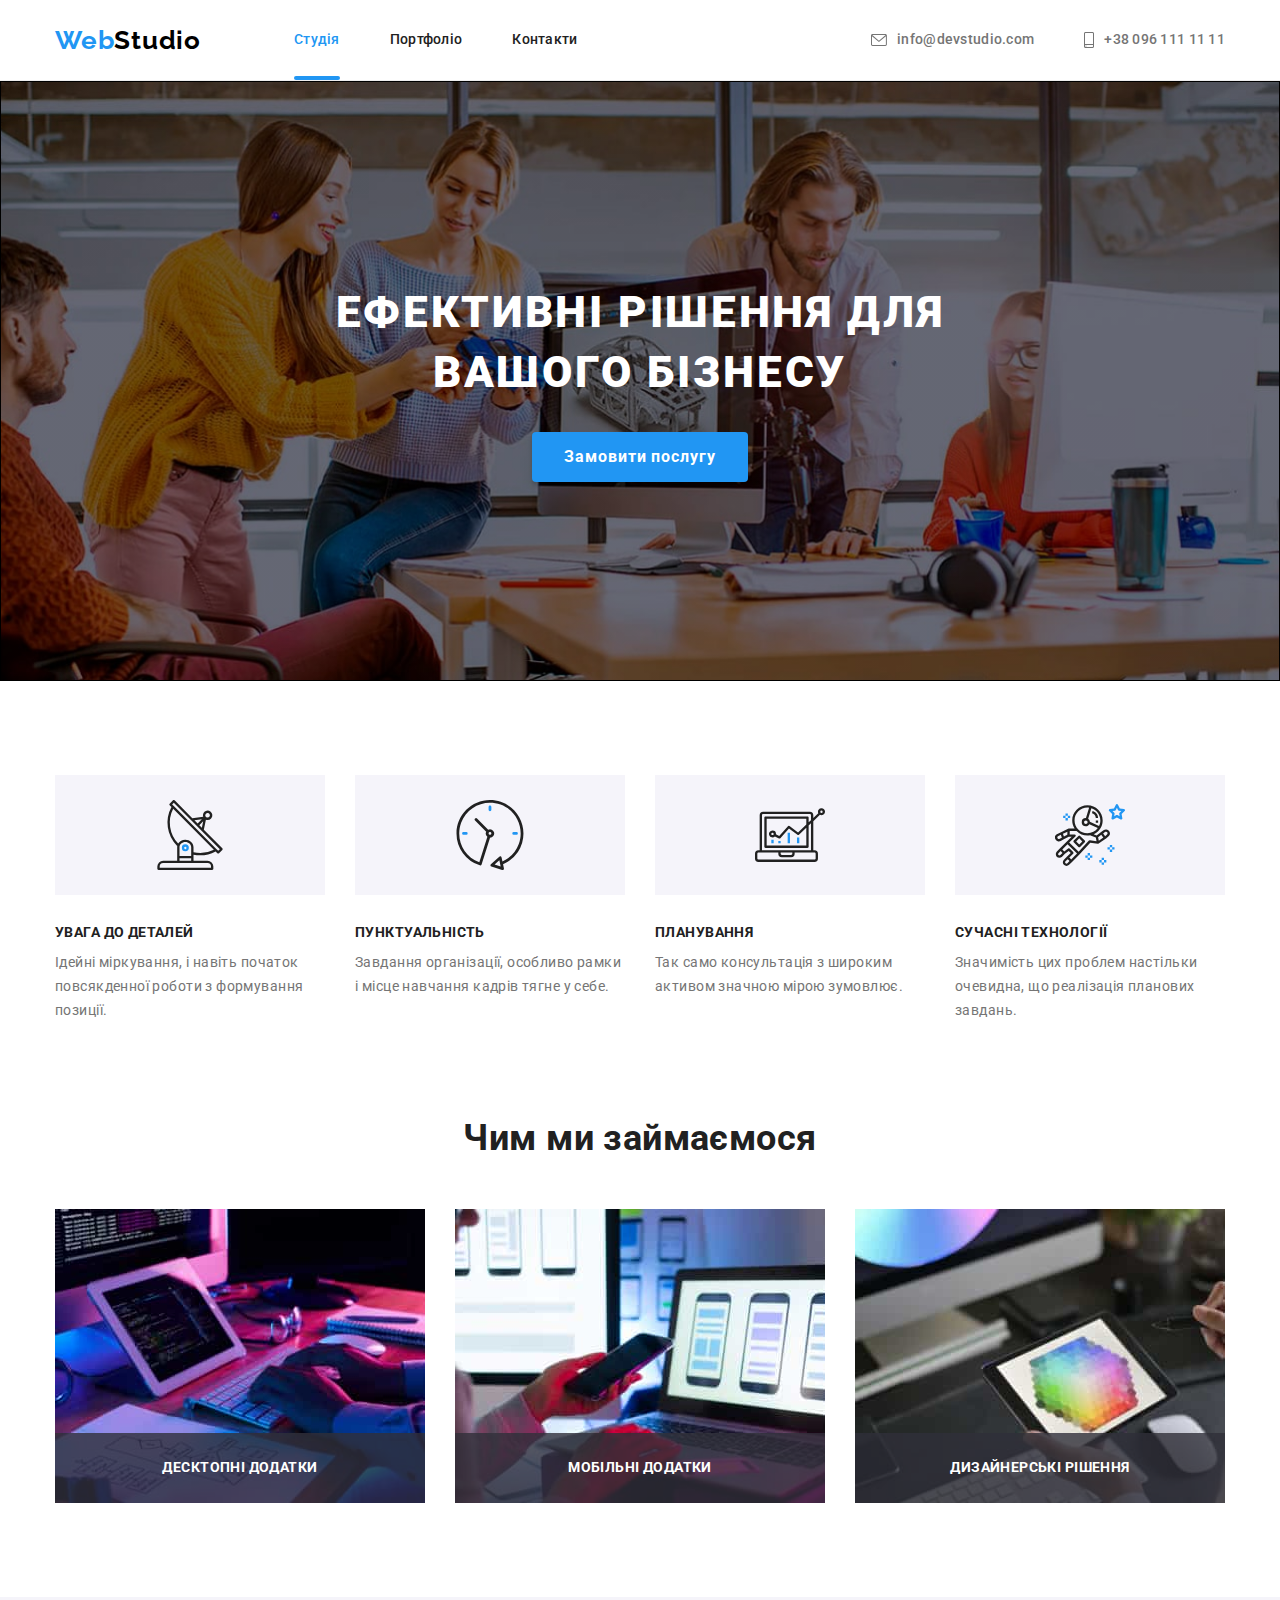
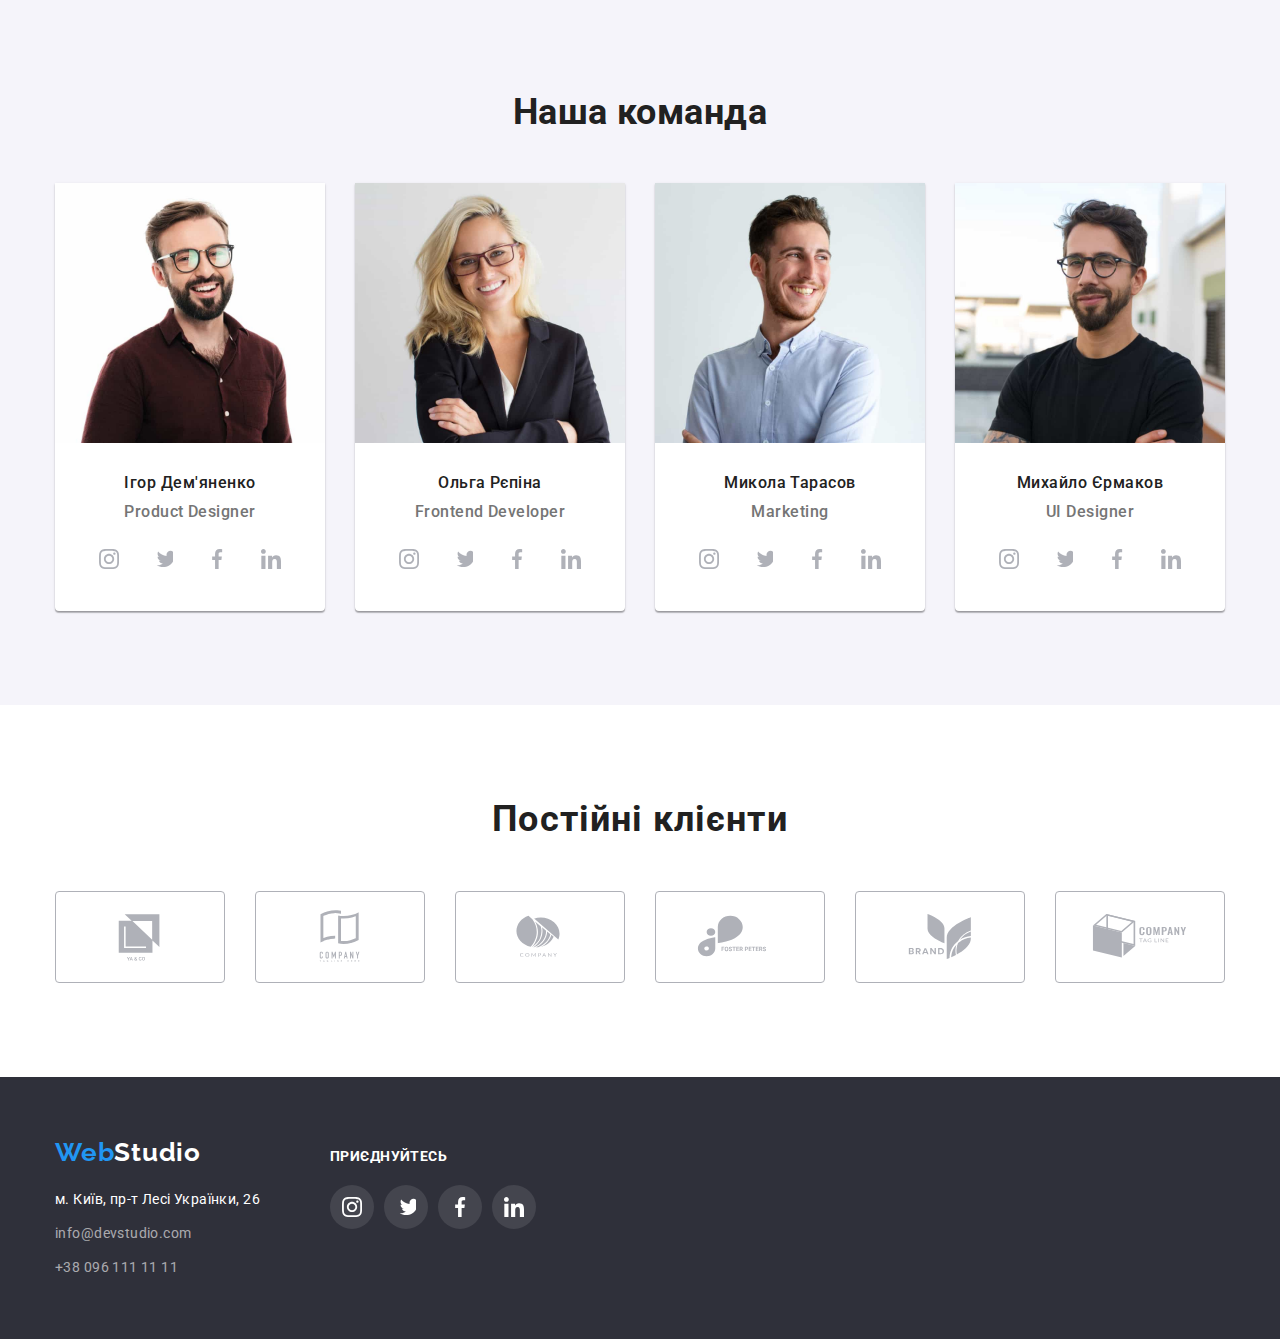
<file: index.html>
<!DOCTYPE html>
<html lang="uk">
<head>
    <meta charset="UTF-8">
    <meta http-equiv="X-UA-Compatible" content="IE=edge">
    <meta name="viewport" content="width=device-width, initial-scale=1.0">
    <title>WebStudio</title>
    <link rel="preconnect" href="https://fonts.googleapis.com">
    <link rel="preconnect" href="https://fonts.gstatic.com" crossorigin>
    <link href="https://fonts.googleapis.com/css2?family=Oleo+Script&family=Raleway:wght@700&family=Roboto:wght@400;500;700;900&display=swap" rel="stylesheet">
    <link rel="stylesheet" href="https://cdnjs.cloudflare.com/ajax/libs/modern-normalize/1.1.0/modern-normalize.min.css" />
    <link rel="stylesheet" href="./css/style.css" />
</head>
<body>

    <!--Шапка сайту-->
    <header class="header">
        <div class="container nav-contact">
            <!--Навігація-->
            <nav class="header-nav">
                <a href="./index.html" class="header-logo link">
                    <span class="accent">Web</span>Studio
                </a>  
                <ul class="header-nav-list list">
                    <li class="item"><a class="header-link current link" href="./index.html">Студія</a></li>
                    <li class="item"><a class="header-link link" href="./portfolio.html">Портфоліо</a></li>
                    <li class="item"><a class="header-link link" href="">Контакти</a></li>
                </ul>
            </nav>
            
            <!--Контакти-->
            <ul class="header-contact-list list">
                <li class="item">
                    <a href="mailto:info@devstudio.com" class="header-contact header-mail link">
                        <svg width="16" height="12" class="contact-icon">
                            <use href="./images/icons.svg#icon-envelope"></use>
                        </svg>info@devstudio.com</a>
                </li>
                <li class="item">
                    <a href="tel:+380961111111" class="header-contact header-tel link">
                        <svg width="10" height="16" class="contact-icon">
                            <use href="./images/icons.svg#icon-smartphone"></use>
                        </svg>+38 096 111 11 11</a>
                </li>      
            </ul>
        </div>
    </header>

    <!--Main-->
    <main>

        <!--Герой-->
        
        <section class="section-hero">
            <h1 class="hero-title">Ефективні рішення для<br>вашого бізнесу</h1>
            <button type="button" class="hero-btn btn" data-modal-open="">Замовити послугу</button>
        </section>
       
        <section class="section-properties">
            <div class="container">
                 <!--Прихований заголовок-->
                <h2 class="visually-hidden">Необхідні властивості характеру</h2>

                <ul class="properties-list list">
                    <li class="item icon-antena">
                        <h3 class="properties-title">УВАГА ДО ДЕТАЛЕЙ</h3>
                        <p class="properties-text">Ідейні міркування, і навіть початок повсякденної роботи з формування позиції.</p>
                    </li>
                    <li class="item icon-clock">
                        <h3 class="properties-title">ПУНКТУАЛЬНІСТЬ</h3>
                        <p class="properties-text">Завдання організації, особливо рамки і місце навчання кадрів тягне у себе.</p>
                    </li>
                    <li class="item icon-diagram">
                        <h3 class="properties-title">ПЛАНУВАННЯ</h3>
                        <p class="properties-text">Так само консультація з широким активом значною мірою зумовлює.</p>
                    </li>
                    <li class="item icon-cosmo">
                        <h3 class="properties-title">СУЧАСНІ ТЕХНОЛОГІЇ</h3>
                        <p class="properties-text">Значимість цих проблем настільки очевидна, що реалізація планових завдань.</p>
                    </li>
                </ul>
            </div>
        </section>

        <section class="section-employment">
            <div class="container">
                <h2 class="employment-title">Чим ми займаємося</h2>
                <ul class="employment-list list">
                    <li class="employment-item">
                        <div class="employment-box">
                            <img src="./images/box_1.jpg" alt="картинка алгоритму" width="370">
                            <p class="image-label">Десктопні додатки</p>
                        </div>
                    </li>
                    <li class="employment-item">
                        <div class="employment-box">
                            <img src="./images/box_2.jpg" alt="картинка схеми сайту" width="370">
                            <p class="image-label">Мобільні додатки</p>
                        </div>
                    </li>
                    <li class="employment-item">
                        <div class="employment-box">
                            <img src="./images/box_3.jpg" alt="картинка вибору кольору" width="370">
                            <p class="image-label">Дизайнерські рішення</p>
                        </div>
                    </li>
                </ul>
            </div>
        </section>

        <section class="section-team">
            <div class="container">
                <h2 class="team-title">Наша команда</h2>
                <ul class="team-list list">
                    <li class="team-item">
                        <img src="./images/img_1.jpg" alt="фото Ігора Дем'яненко" width="270">
                        <h3 class="team-info">Ігор Дем'яненко</h3>
                        <p class="team-text">Product Designer</p>
                        <ul class="team-soc-list list">
                            <li class="team-soc-item">
                                <a href="#" class="team-soc-link link">
                                    <svg width="20" height="20" class="team-soc-icon">
                                        <use href="./images/icons.svg#icon-instagram"></use>
                                    </svg>
                                </a>
                            </li>
                            <li class="team-soc-item">
                                <a href="#" class="team-soc-link link">
                                    <svg width="20" height="20" class="team-soc-icon">
                                        <use href="./images/icons.svg#icon-twitter"></use>
                                    </svg>
                                </a>
                            </li>
                            <li class="team-soc-item">
                                <a href="#" class="team-soc-link link">
                                    <svg width="20" height="20" class="team-soc-icon">
                                        <use href="./images/icons.svg#icon-facebook"></use>
                                    </svg>
                                </a>
                            </a></li>
                            <li class="team-soc-item">
                                <a href="#" class="team-soc-link link">
                                    <svg width="20" height="20" class="team-soc-icon">
                                        <use href="./images/icons.svg#icon-linkedin"></use>
                                    </svg>
                                </a>
                            </li>
                        </ul>

                    </li>
                    <li class="team-item">
                        <img src="./images/img_2.jpg" alt="фото Ольги Рєпіної" width="270">
                        <h3 class="team-info">Ольга Рєпіна</h3>
                        <p class="team-text">Frontend Developer</p>
                        <ul class="team-soc-list list">
                            <li class="team-soc-item">
                                <a href="#" class="team-soc-link link">
                                    <svg width="20" height="20" class="team-soc-icon">
                                        <use href="./images/icons.svg#icon-instagram"></use>
                                    </svg>
                                </a>
                            </li>
                            <li class="team-soc-item">
                                <a href="#" class="team-soc-link link">
                                    <svg width="20" height="20" class="team-soc-icon">
                                        <use href="./images/icons.svg#icon-twitter"></use>
                                    </svg>
                                </a>
                            </li>
                            <li class="team-soc-item">
                                <a href="#" class="team-soc-link link">
                                    <svg width="20" height="20" class="team-soc-icon">
                                        <use href="./images/icons.svg#icon-facebook"></use>
                                    </svg>
                                </a>
                            </a></li>
                            <li class="team-soc-item">
                                <a href="#" class="team-soc-link link">
                                    <svg width="20" height="20" class="team-soc-icon">
                                        <use href="./images/icons.svg#icon-linkedin"></use>
                                    </svg>
                                </a>
                            </li>
                        </ul>
                    </li>
                    <li class="team-item">
                        <img src="./images/img_3.jpg" alt="фото Миколи Тарасова" width="270">
                        <h3 class="team-info">Микола Тарасов</h3>
                        <p class="team-text">Marketing</p>
                        <ul class="team-soc-list list">
                            <li class="team-soc-item">
                                <a href="#" class="team-soc-link link">
                                    <svg width="20" height="20" class="team-soc-icon">
                                        <use href="./images/icons.svg#icon-instagram"></use>
                                    </svg>
                                </a>
                            </li>
                            <li class="team-soc-item">
                                <a href="#" class="team-soc-link link">
                                    <svg width="20" height="20" class="team-soc-icon">
                                        <use href="./images/icons.svg#icon-twitter"></use>
                                    </svg>
                                </a>
                            </li>
                            <li class="team-soc-item">
                                <a href="#" class="team-soc-link link">
                                    <svg width="20" height="20" class="team-soc-icon">
                                        <use href="./images/icons.svg#icon-facebook"></use>
                                    </svg>
                                </a>
                            </a></li>
                            <li class="team-soc-item">
                                <a href="#" class="team-soc-link link">
                                    <svg width="20" height="20" class="team-soc-icon">
                                        <use href="./images/icons.svg#icon-linkedin"></use>
                                    </svg>
                                </a>
                            </li>
                        </ul>
                    </li>
                    <li class="team-item">
                        <img src="./images/img_4.jpg" alt="фото Михайла Єрмакова" width="270">
                        <h3 class="team-info">Михайло Єрмаков</h3>
                        <p class="team-text">UI Designer</p>
                        <ul class="team-soc-list list">
                            <li class="team-soc-item">
                                <a href="#" class="team-soc-link link">
                                    <svg width="20" height="20" class="team-soc-icon">
                                        <use href="./images/icons.svg#icon-instagram"></use>
                                    </svg>
                                </a>
                            </li>
                            <li class="team-soc-item">
                                <a href="#" class="team-soc-link link">
                                    <svg width="20" height="20" class="team-soc-icon">
                                        <use href="./images/icons.svg#icon-twitter"></use>
                                    </svg>
                                </a>
                            </li>
                            <li class="team-soc-item">
                                <a href="#" class="team-soc-link link">
                                    <svg width="20" height="20" class="team-soc-icon">
                                        <use href="./images/icons.svg#icon-facebook"></use>
                                    </svg>
                                </a>
                            </a></li>
                            <li class="team-soc-item">
                                <a href="#" class="team-soc-link link">
                                    <svg width="20" height="20" class="team-soc-icon">
                                        <use href="./images/icons.svg#icon-linkedin"></use>
                                    </svg>
                                </a>
                            </li>
                        </ul>

                    </li>
                </ul>
            </div>
        </section>
        <section class="section-client">
            <div class="container">
                <h2 class="client-title">Постійні клієнти</h2>
                <ul class="client-list list">
                    <li class="client-item">
                        <a href="#" class="client-link link">
                            <svg width="106" height="60" class="client-icon">
                                <use href="./images/icons.svg#icon-Logo_1"></use>
                            </svg>
                        </a>
                    </li>
                    <li class="client-item">
                        <a href="#" class="client-link link">
                            <svg width="106" height="60" class="client-icon">
                                <use href="./images/icons.svg#icon-Logo_2"></use>
                            </svg>
                        </a>
                    </li>
                    <li class="client-item">
                        <a href="#" class="client-link link">
                            <svg width="106" height="60" class="client-icon">
                                <use href="./images/icons.svg#icon-Logo_3"></use>
                            </svg>
                        </a>
                    </li>
                    <li class="client-item">
                        <a href="#" class="client-link link">
                            <svg width="106" height="60" class="client-icon">
                                <use href="./images/icons.svg#icon-Logo_4"></use>
                            </svg>
                        </a>
                    </li>
                    <li class="client-item">
                        <a href="#" class="client-link link">
                            <svg width="106" height="60" class="client-icon">
                                <use href="./images/icons.svg#icon-Logo_5"></use>
                            </svg>
                        </a>
                    </li>
                    <li class="client-item">
                        <a href="#" class="client-link link">
                            <svg width="106" height="60" class="client-icon">
                                <use href="./images/icons.svg#icon-Logo_6"></use>
                            </svg>
                        </a>
                    </li>
                </ul>
            </div>
            
        </section>
    </main>

    <!---Футер-->
    <footer class="footer">
        <div class="container footer-block">
            <div class="footer-contact">
                <a href="./index.html" class="footer-logo link">
                    <span class="accent">Web</span>Studio
                </a>
                <address>
                    <ul class="footer-contact-list list">
                        <li class="item">
                            <a href="https://goo.gl/maps/PAnnSUerjHj3gwqy8" class="footer-contact add link" target="_blank" rel="noopener noreferrer">м. Київ, пр-т Лесі Українки, 26</a>
                        </li>
                        <li class="item">
                            <a href="mailto:info@devstudio.com" class="footer-contact link">info@devstudio.com</a>
                        </li>
                        <li class="item">
                            <a href="tel:+380961111111" class="footer-contact link">+38 096 111 11 11</a>
                        </li>
                    </ul>
                </address>
            </div>
            <div class="footer-soc">
                <p class="footer-icon-text">Приєднуйтесь</p>
                <ul class="footer-soc-list list">
                    <li class="footer-soc-item">
                        <a href="#" class="footer-soc-link link">
                            <svg width="20" height="20" class="footer-soc-icon">
                                <use href="./images/icons.svg#icon-instagram"></use>
                            </svg>
                        </a>
                    </li>
                    <li class="footer-soc-item">
                        <a href="#" class="footer-soc-link link">
                            <svg width="20" height="20" class="footer-soc-icon">
                                <use href="./images/icons.svg#icon-twitter"></use>
                            </svg>
                        </a>
                    </li>
                    <li class="footer-soc-item">
                        <a href="#" class="footer-soc-link link">
                            <svg width="20" height="20" class="footer-soc-icon">
                                <use href="./images/icons.svg#icon-facebook"></use>
                            </svg>
                        </a>
                    </a></li>
                    <li class="footer-soc-item">
                        <a href="#" class="footer-soc-link link">
                            <svg width="20" height="20" class="footer-soc-icon">
                                <use href="./images/icons.svg#icon-linkedin"></use>
                            </svg>
                        </a>
                    </li>
                </ul>
            </div>
        </div>
    </footer>

   <!---Модальне вікно-->
    <div class="backdrop is-hidden" data-modal>
        <div class="modal">
          <button type="button" class="modal-close-button" data-modal-close>
            <svg width="18" height="18" class="modal-close-icon">
              <use href="./images/icons.svg#close-black-18dp"></use>
            </svg>
          </button>
        </div>
    </div>
    <script src="./js/modal.js"></script>        
</body>
</html>
</file>
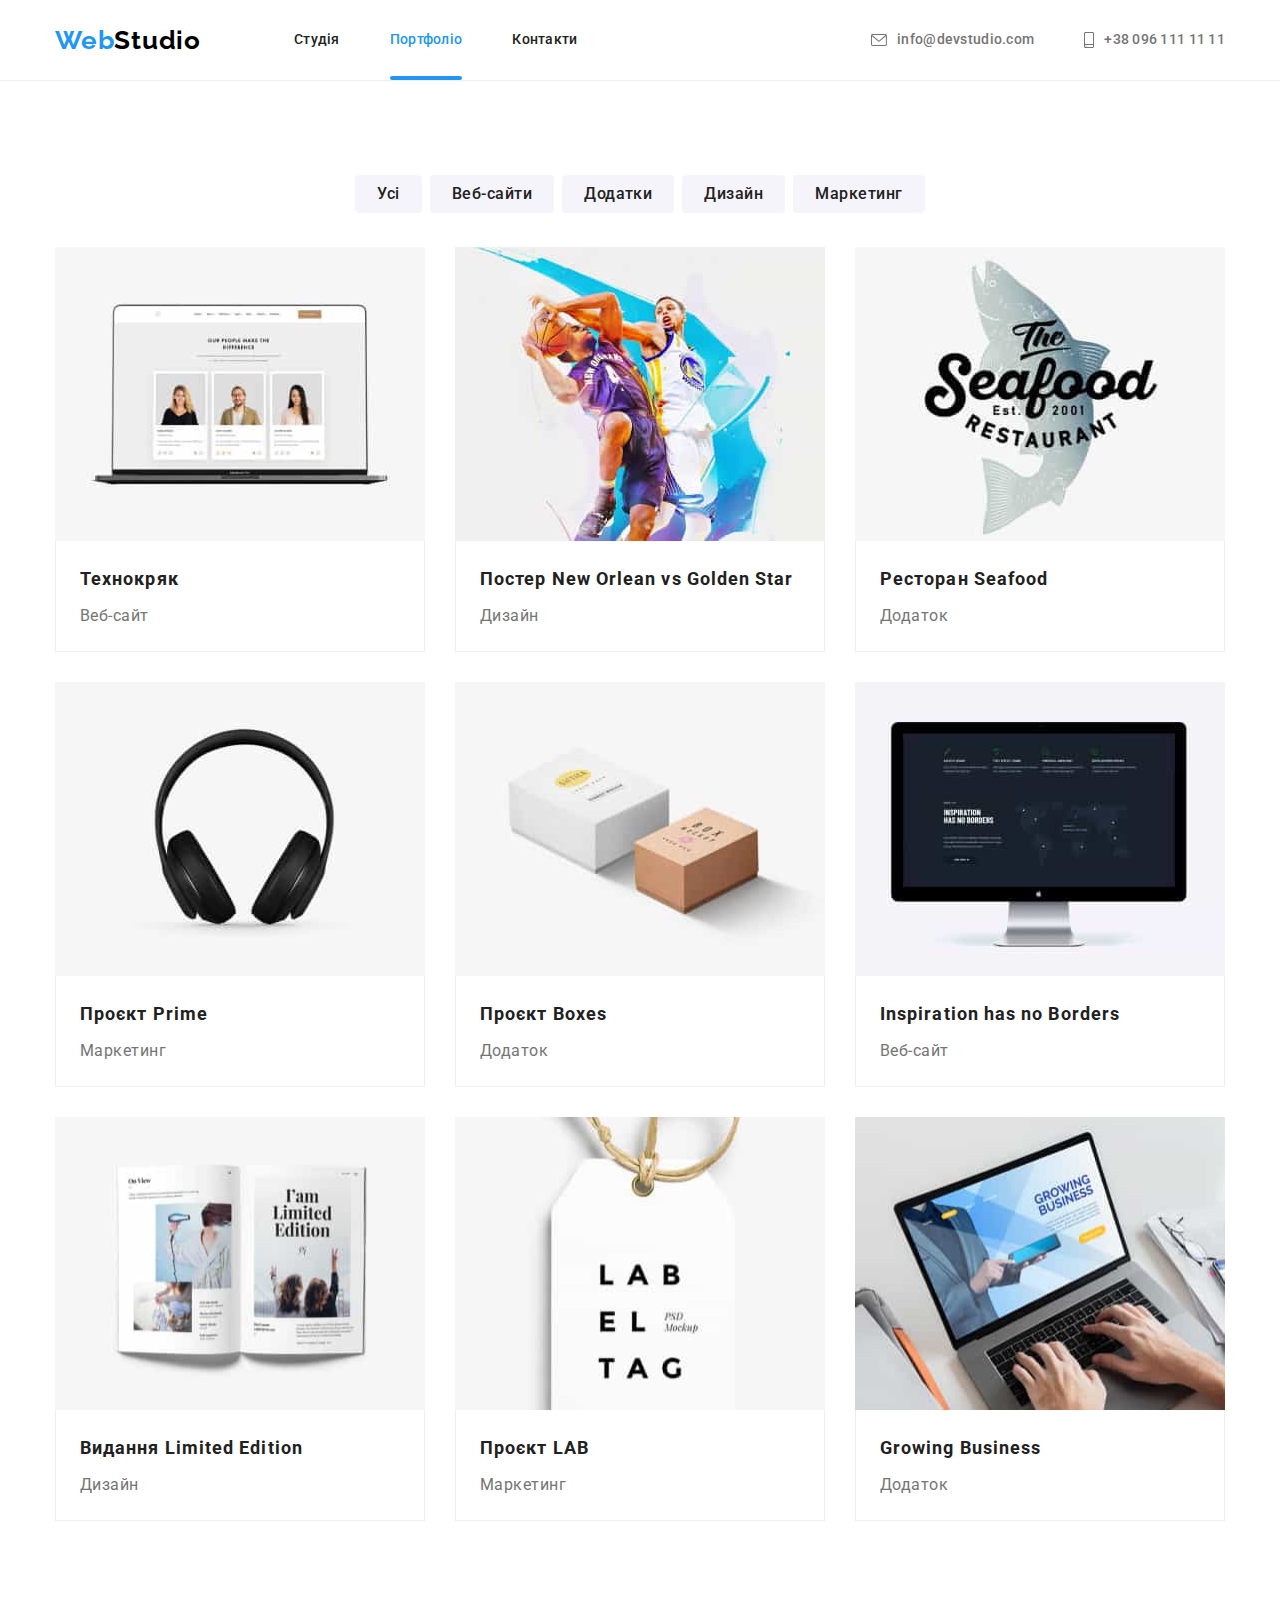
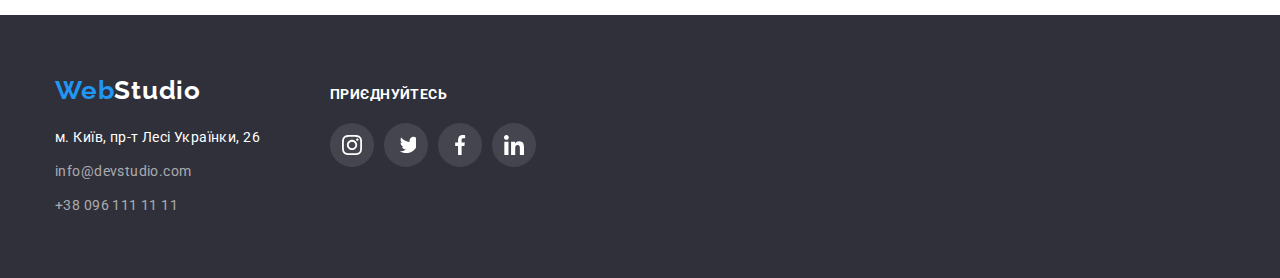
<file: portfolio.html>
<!DOCTYPE html>
<html lang="uk">
    <head>
        <meta charset="UTF-8">
        <meta http-equiv="X-UA-Compatible" content="IE=edge">
        <meta name="viewport" content="width=device-width, initial-scale=1.0">
        <title>WebStudio</title>
        <link rel="preconnect" href="https://fonts.googleapis.com">
        <link rel="preconnect" href="https://fonts.gstatic.com" crossorigin>
        <link href="https://fonts.googleapis.com/css2?family=Oleo+Script&family=Raleway:wght@700&family=Roboto:wght@400;500;700;900&display=swap" rel="stylesheet">
        <link rel="stylesheet" href="https://cdnjs.cloudflare.com/ajax/libs/modern-normalize/1.1.0/modern-normalize.min.css" />
        <link rel="stylesheet" href="./css/style.css" />
    </head>
<body>

    <!--Шапка сайту-->
    <header class="header">
        <div class="container nav-contact">
            <!--Навігація-->
            <nav class="header-nav">
                <a href="./index.html" class="header-logo link">
                    <span class="accent">Web</span>Studio
                </a>  
                <ul class="header-nav-list list">
                    <li class="item"><a class="header-link link" href="./index.html">Студія</a></li>
                    <li class="item"><a class="header-link current link" href="./portfolio.html">Портфоліо</a></li>
                    <li class="item"><a class="header-link link" href="">Контакти</a></li>
                </ul>
            </nav>
            
            <!--Контакти-->
            <ul class="header-contact-list list">
                <li class="item">
                    <a href="mailto:info@devstudio.com" class="header-contact header-mail link">
                        <svg width="16" height="12" class="contact-icon">
                            <use href="./images/icons.svg#icon-envelope"></use>
                        </svg>info@devstudio.com</a>
                </li>
                <li class="item">
                    <a href="tel:+380961111111" class="header-contact header-tel link">
                        <svg width="10" height="16" class="contact-icon">
                            <use href="./images/icons.svg#icon-smartphone"></use>
                        </svg>+38 096 111 11 11</a>
                </li>      
            </ul>
        </div>
    </header>


    <!--Main-->
    <main>
        <section class="section-portfolio">
            <div class="container">
                    <!--Прихований заголовок-->
                <h1 class="visually-hidden">Портфоліо</h1>

                <!--Фільтр-->
                <ul class="portfolio-list btn list">
                    <li class="item"><button type="button" class="portfolio-btn btn">Усі</button></li>
                    <li class="item"><button type="button" class="portfolio-btn btn">Веб-сайти</button></li>
                    <li class="item"><button type="button" class="portfolio-btn btn">Додатки</button></li>
                    <li class="item"><button type="button" class="portfolio-btn btn">Дизайн</button></li>
                    <li class="item"><button type="button" class="portfolio-btn btn">Маркетинг</button></li>
                </ul>
                <ul class="portfolio-img-list list">
                    <li class="item">
                        <a href="" class="portfolio-link link">
                            <div class="portfolio-thumb">
                                <img src="./images/technokrjak.jpg" alt="технокряк" width="370">
                                <p class="portfolio-cover-text">Ресурс пропонує комплексні пропозиції з різним рівнем функціоналу та сервісів. Все це дозволить відвідувачу отримати вичерпні відомості про компанію чи приватну особу.</p>
                            </div>
                            <div class="portfolio-info">
                                <h2 class="portfolio-title">Технокряк</h2>
                                <p class="portfolio-text">Веб-сайт</p>
                            </div>
                        </a>
                    </li>
                    <li class="item">
                        <a href="" class="portfolio-link link">
                            <div class="portfolio-thumb">
                                <img src="./images/new_orlean.jpg" alt="постер новий орлеан" width="370">
                                <p class="portfolio-cover-text">Ресурс пропонує комплексні пропозиції з різним рівнем функціоналу та сервісів. Все це дозволить відвідувачу отримати вичерпні відомості про компанію чи приватну особу.</p>
                            </div>                          
                            <div class="portfolio-info">
                                <h2 class="portfolio-title">Постер New Orlean vs Golden Star</h2>
                                <p class="portfolio-text">Дизайн</p>
                            </div>
                        </a>
                    </li>
                    <li class="item">
                        <a href="" class="portfolio-link link">
                            <div class="portfolio-thumb">
                                <img src="./images/seafood.jpg" alt="ресторан сейфуд" width="370">
                                <p class="portfolio-cover-text">Ресурс пропонує комплексні пропозиції з різним рівнем функціоналу та сервісів. Все це дозволить відвідувачу отримати вичерпні відомості про компанію чи приватну особу.</p>
                            </div>
                            <div class="portfolio-info">
                                <h2 class="portfolio-title">Ресторан Seafood</h2>
                                <p class="portfolio-text">Додаток</p>
                            </div>
                        </a>
                    </li>
                    <li class="item">
                        <a href="" class="portfolio-link link">
                            <div class="portfolio-thumb">
                                <img src="./images/prime.jpg" alt="проект прайм" width="370">
                                <p class="portfolio-cover-text">Ресурс пропонує комплексні пропозиції з різним рівнем функціоналу та сервісів. Все це дозволить відвідувачу отримати вичерпні відомості про компанію чи приватну особу.</p>
                            </div>
                            <div class="portfolio-info">
                                <h2 class="portfolio-title">Проєкт Prime</h2>
                                <p class="portfolio-text">Маркетинг</p>
                            </div>
                         </a>
                    </li>
                    <li class="item">
                        <a href="" class="portfolio-link link">
                            <div class="portfolio-thumb">
                                <img src="./images/boxes.jpg" alt="проєкт боксес" width="370">
                                <p class="portfolio-cover-text">Ресурс пропонує комплексні пропозиції з різним рівнем функціоналу та сервісів. Все це дозволить відвідувачу отримати вичерпні відомості про компанію чи приватну особу.</p>
                            </div>
                            <div class="portfolio-info">
                                <h2 class="portfolio-title">Проєкт Boxes</h2>
                                <p class="portfolio-text">Додаток</p>
                            </div>
                        </a>  
                    </li>
                    <li class="item">
                        <a href="" class="portfolio-link link">
                            <div class="portfolio-thumb">
                                <img src="./images/inspiration.jpg" alt="вебсай" width="370">
                                <p class="portfolio-cover-text">Ресурс пропонує комплексні пропозиції з різним рівнем функціоналу та сервісів. Все це дозволить відвідувачу отримати вичерпні відомості про компанію чи приватну особу.</p>
                            </div>
                            <div class="portfolio-info">
                                <h2 class="portfolio-title">Inspiration has no Borders</h2>
                                <p class="portfolio-text">Веб-сайт</p>
                            </div>
                        </a>
                    </li>
                    <li class="item">
                        <a href="" class="portfolio-link link">
                            <div class="portfolio-thumb">
                                <img src="./images/limited_edition.jpg" alt="видання лімітед едішн" width="370">
                                <p class="portfolio-cover-text">Ресурс пропонує комплексні пропозиції з різним рівнем функціоналу та сервісів. Все це дозволить відвідувачу отримати вичерпні відомості про компанію чи приватну особу.</p>
                            </div>
                            <div class="portfolio-info">
                                <h2 class="portfolio-title">Видання Limited Edition</h2>
                                <p class="portfolio-text">Дизайн</p>
                            </div>
                        </a>
                    </li>
                    <li class="item">
                        <a href="" class="portfolio-link link">
                            <div class="portfolio-thumb">
                                <img src="./images/lab.jpg" alt="проект лаб" width="370">
                                <p class="portfolio-cover-text">Ресурс пропонує комплексні пропозиції з різним рівнем функціоналу та сервісів. Все це дозволить відвідувачу отримати вичерпні відомості про компанію чи приватну особу.</p>
                            </div>
                            <div class="portfolio-info">
                                <h2 class="portfolio-title">Проєкт LAB</h2>
                                <p class="portfolio-text">Маркетинг</p>
                            </div>
                        </a>
                    </li>
                    <li class="item">
                        <a href="" class="portfolio-link link">
                            <div class="portfolio-thumb">
                                <img src="./images/growing_business.jpg" alt="додаток бізнес" width="370">
                                <p class="portfolio-cover-text">Ресурс пропонує комплексні пропозиції з різним рівнем функціоналу та сервісів. Все це дозволить відвідувачу отримати вичерпні відомості про компанію чи приватну особу.</p>
                            </div>
                            <div class="portfolio-info">
                                <h2 class="portfolio-title">Growing Business</h2>
                                <p class="portfolio-text">Додаток</p>
                            </div>
                        </a>
                    </li>
                </ul>
            </div>
        </section>
    </main>

    <!---Футер-->
    <footer class="footer">
        <div class="container footer-block">
            <div class="footer-contact">
                <a href="./index.html" class="footer-logo link">
                    <span class="accent">Web</span>Studio
                </a>
                <address>
                    <ul class="footer-contact-list list">
                        <li class="item">
                            <a href="https://goo.gl/maps/PAnnSUerjHj3gwqy8" class="footer-contact add link" target="_blank" rel="noopener noreferrer">м. Київ, пр-т Лесі Українки, 26</a>
                        </li>
                        <li class="item">
                            <a href="mailto:info@devstudio.com" class="footer-contact link">info@devstudio.com</a>
                        </li>
                        <li class="item">
                            <a href="tel:+380961111111" class="footer-contact link">+38 096 111 11 11</a>
                        </li>
                    </ul>
                </address>
            </div>
            <div class="footer-soc">
                <p class="footer-icon-text">Приєднуйтесь</p>
                <ul class="footer-soc-list list">
                    <li class="footer-soc-item">
                        <a href="#" class="footer-soc-link link">
                            <svg width="20" height="20" class="footer-soc-icon">
                                <use href="./images/icons.svg#icon-instagram"></use>
                            </svg>
                        </a>
                    </li>
                    <li class="footer-soc-item">
                        <a href="#" class="footer-soc-link link">
                            <svg width="20" height="20" class="footer-soc-icon">
                                <use href="./images/icons.svg#icon-twitter"></use>
                            </svg>
                        </a>
                    </li>
                    <li class="footer-soc-item">
                        <a href="#" class="footer-soc-link link">
                            <svg width="20" height="20" class="footer-soc-icon">
                                <use href="./images/icons.svg#icon-facebook"></use>
                            </svg>
                        </a>
                    </a></li>
                    <li class="footer-soc-item">
                        <a href="#" class="footer-soc-link link">
                            <svg width="20" height="20" class="footer-soc-icon">
                                <use href="./images/icons.svg#icon-linkedin"></use>
                            </svg>
                        </a>
                    </li>
                </ul>
            </div>
        </div>
    </footer>
    <script src="./js/modal.js"></script>    
</body>
</html>
</file>
<file: css/style.css>
:root {
    --primary-text-color:#757575;
    --title-text-color:#212121;
    --accent-color:#2196F3;
    --primary-white-color:#ffffff;
    --background-color: #2F303A;
    --background-color_2: #F5F4FA;
    --border-color: #EEEEEE;
    --hover-color: #000000;
    --icon-color: #AFB1B8;
    --footer-soc-background-color: rgba(255, 255, 255, 0.1);
    --background-color-hero: #C4C4C4;
    --modal-icon-color: rgba(0, 0, 0, 0.1);
    --box-shadow-color: rgba(0, 0, 0, 0.12), 0px 1px 1px rgba(0, 0, 0, 0.14), 0px 2px 1px rgba(0, 0, 0, 0.2);
    --portfolio-link-box-shadow-color: rgba(0, 0, 0, 0.12), 0px 4px 4px rgba(0, 0, 0, 0.06), 1px 4px 6px rgba(0, 0, 0, 0.16);
    --portfolio-btn-shadow-color: rgba(0, 0, 0, 0.1), 0px 1px 2px rgba(0, 0, 0, 0.08), 0px 2px 2px rgba(0, 0, 0, 0.12);
}

/*-задаємо загальні властивості-*/
body {
    font-family: 'Roboto', sans-serif;
    font-size: 14px;
    letter-spacing: 0.03em;
    color: var(--primary-text-color);
    background-color: var(--primary-white-color);
}
img {
    display: block;
    width: 100%;
    height: auto;
}
.container {
    margin-left: auto;
    margin-right: auto;
    width: 1200px;
    padding-left: 15px;
    padding-right: 15px;
}
.link {
    text-decoration: none;
}
.list {
    list-style: none;
    padding: 0;
    margin: 0;
}
 .accent {
    color: var(--accent-color);
 }
 .visually-hidden {
    position: absolute;
    width: 1px;
    height: 1px;
    margin: -1px;
    border: 0;
    padding: 0;
    
    white-space: nowrap;
    clip-path: inset(100%);
    clip: rect(0 0 0 0);
    overflow: hidden;
  }
  .btn {
    display: inline-block;
    border-radius: 4px;
    
    font-family: 'Roboto', sans-serif;
    font-size: 16px;
    text-align: center;
    border: none;
    cursor: pointer;
  }

/*---------------HEADER---------------*/
.header {
    border-bottom: 1px solid var(--border-color);
}
.header-logo {
    font-family: 'Raleway', sans-serif;
    font-weight: 700;
    font-size: 26px;
    line-height: 1.19;
    letter-spacing: 0.03em;    
    color: var(--hover-color);   
}
.header-link,
.header-contact {
    font-weight: 500;
   
    line-height: 1.14;
    letter-spacing: 0.02em;
}
.header-nav-list {
    display:flex;
    margin-left: 93px;
}
.header-nav-list .item + .item {
    margin-left: 50px;
}
.header-nav-list .header-link {
    display: block;
    padding-top: 32px;
    padding-bottom: 32px;
}
.header-nav {
    display: flex;
    align-items: center;
}
.nav-contact {
    display: flex;
    align-items: center;
}
.header-contact-list .item + .item {
    margin-left: 50px;
}
.header-contact-list {
    display: flex;
    margin-left: auto;
}
.header-link {
    position: relative;

    color: var(--title-text-color);
    transition: color 250ms linear;
}
.header-nav-list .header-link:hover,
.header-nav-list .header-link:focus {
    color: var(--accent-color);
}
.header-nav-list .header-link.current {
    color: var(--accent-color);
}

.header-contact {
    width: 100%;
    height: 100%;
    display: flex;
    justify-content: center;
    align-items: center;

    color: var(--primary-text-color);
    transition: color 250ms cubic-bezier(0.4, 0, 0.2, 1);   
}
.header-contact:hover,
.header-contact:focus {
    color: var(--accent-color);
}
.header-contact:hover .contact-icon,
.header-contact:focus .contact-icon {
    fill: var(--accent-color);
}
.contact-icon {
    margin-right: 10px;
    fill: currentColor;
    transition: fill 250ms cubic-bezier(0.4, 0, 0.2, 1);
}
.current::after {
    position: absolute;
    content: "";
    bottom: 0;
    left: 0;
    width: 100%;
    height: 4px;
    background-color: var(--accent-color);
    border-radius: 2px;
}

/*---------------HERO---------------*/
.section-hero {
    text-align: center;
    padding-top: 200px;
    padding-bottom: 200px;
    max-width: 1600px;
    height: 600px;
    margin-right: auto;
    margin-left: auto;
    background-image: linear-gradient(rgba(0, 0, 0, 0.25), rgba(0, 0, 0, 0.25)), url('../images/hero_img-min.jpg');
    background-repeat: no-repeat;
    background-size: cover;
    background-position: center;
    border: 1px solid var(--hover-color);
    background-color: var(--background-color-hero);
}
.hero-title {
    display: block;
    margin-top: 0;
    margin-bottom: 30px;

    font-weight: 900;
    font-size: 44px;
    line-height: 60px;
    letter-spacing: 0.06em;
    text-transform: uppercase;
    color: var(--primary-white-color);
}
.hero-btn {
    padding: 10px 32px;

    font-weight: 700;
    font-size: 16px;
    line-height: 30px;
    letter-spacing: 0.06em;
    
    color: var(--primary-white-color);
    background: var(--accent-color);
    box-shadow: 0px 4px 4px rgba(0, 0, 0, 0.15);
    transition: background-color 250ms cubic-bezier(0.4, 0, 0.2, 1);
}
.hero-btn:hover,
.hero-btn:focus {
    background-color: var(--hover-color);
}

/*---------------PROPERTIES---------------*/
.section-properties {
    margin: 0;
    padding-top: 94px;
    padding-bottom: 94px;
}
.properties-list {
    display: flex;
    flex-wrap: wrap;
    margin-top: 0;
    margin-bottom: 0;
}
.properties-list > .item::before {
    display: block;
    content: "";
    height: 120px;
    background-repeat: no-repeat;
    background-position: center;
    background-color: var(--background-color_2);
    margin-bottom: 30px;
}
.icon-antena::before {
    background-image: url("../images/antenna.svg");
}
.icon-clock::before {
    background-image: url("../images/clock.svg");
}
.icon-diagram::before {
    background-image: url("../images/diagram.svg");
}
.icon-cosmo::before {
    background-image: url("../images/astronaut.svg");
}
.properties-title {
    margin-top: 0;
    margin-bottom: 10px;

    font-weight: 700;
    font-size: 14px;
    line-height: 1.14;
    letter-spacing: 0.03em;
    text-transform: uppercase;
    color: var(--title-text-color);
}
.properties-list .item {
    width: 270px;
}
.properties-list .item + .item {
    margin-left: 30px;
}    
.properties-text {
    margin-top: 0;
    margin-bottom: 0;
    line-height: 1.71;
}

/*---------------EMPLOYMENT---------------*/
.section-employment {
    margin: 0;
    padding-bottom: 94px;

    text-align: center;
}
.employment-list {
    display: flex;
}
.employment-list > .employment-item {
    width: calc((100% - 60px) / 3);
    margin-top: 0;
    margin-bottom: 0;
    margin-right: 30px;
}
.employment-list > .employment-item:nth-child(3n) {
    margin-right: 0;
}
.employment-title,
.team-title {
    font-weight: 700;
    font-size: 36px;
    line-height: 1.17;
    color: var(--title-text-color);
}
.employment-title {
    margin-top: 0;
    margin-bottom: 50px;
}
.employment-box {
    position: relative;
    top: 0;
    left: 0;
    width: 100%;
}
.image-label {
    position: absolute;
    bottom: 0;
    padding-top: 27px;
    padding-bottom: 27px;
    width: 100%;
    margin: 0;

    font-weight: 700;
    font-size: 14px;
    line-height: 1.14;
    text-align: center;
    letter-spacing: 0.03em;
    text-transform: uppercase;
    
    color: var(--primary-white-color);
    background: rgba(47, 48, 58, 0.8);
    }

/*---------------TEAM---------------*/
.section-team {
    padding-top: 94px;
    padding-bottom: 94px;

    text-align: center;

    background-color: var(--background-color_2);
}
.team-list > .team-item + .team-item {
    margin-left: 30px;
}
.team-list {
    display: flex;
}
.team-list > .team-item {
    width: 270px;
    
    background: var(--primary-white-color);
    box-shadow: 0px 1px 3px var(--box-shadow-color);
    border-radius: 0px 0px 4px 4px;
}
.team-title {
    margin-top: 0;
    margin-bottom: 50px;
}
.team-info,
.team-text {
    font-weight: 500;
    font-size: 16px;
    line-height: 1.19;
    text-align: center;
    letter-spacing: 0.03em;
    color: var(--title-text-color);
}
.team-info {
    margin-top: 30px;
    margin-bottom: 10px;
}
.team-text {
    margin-top: 0;
    margin-bottom: 16px;

    color: var(--primary-text-color);
}
.team-soc-list {
    display: flex;
    justify-content: center;
    align-items: center;
    margin-bottom: 30px;
}
.team-soc-item {
    width: 44px;
    height: 44px;
}
.team-soc-item:not(:last-child) {
    margin-right: 10px;
}
.team-soc-link {
    width: 100%;
    height: 100%;
    display: flex;
    background-color: var(--primary-white-color);
    border-radius: 50%;
    justify-content: center;
    align-items: center;
    color: var(--icon-color);
    transition: background-color 250ms cubic-bezier(0.4, 0, 0.2, 1), color 250ms cubic-bezier(0.4, 0, 0.2, 1);
}
.team-soc-link:hover {
    background-color: var(--accent-color);
    fill: var(--primary-white-color);
}
.team-soc-link:hover .team-soc-icon{
    fill: var(--primary-white-color);
}
.team-soc-icon {
    fill: currentColor;
}

/*---------------CLIENT---------------*/
.section-client {
    padding-top: 94px;
    padding-bottom: 94px;

    text-align: center;
    background-color: var(--primary-white-color);
}
.client-title {
    margin-top: 0;
    margin-bottom: 50px;

    font-weight: 700;
    font-size: 36px;
    line-height: 1.16;
    text-align: center;
    letter-spacing: 0.03em;
    color: var(--title-text-color);
}
.client-list {
    display: flex;
    justify-content: center;
    align-items: center;
}
.client-item {    
    width: 172px;
    height: 92px;
}
.client-item:not(:last-child) {
    margin-right: 30px;
}
.client-link {
    width: 100%;
    height: 100%;
    display: flex;
    justify-content: center;
    align-items: center;
    color: var(--icon-color);
    border: 1px solid var(--icon-color);
    border-radius: 4px;
    transition: border 250ms cubic-bezier(0.4, 0, 0.2, 1);
}
.client-link:hover,
.client-link:focus {
    fill: var(--accent-color);
    border: 1px solid var(--accent-color);
}
.client-link:hover .client-icon {
    fill: var(--accent-color);
}
.client-icon {
    fill: currentColor;
    transition: fill 250ms cubic-bezier(0.4, 0, 0.2, 1);
}

/*---------------PORTFOLIO---------------*/
.section-portfolio {
    margin-top: 0;
    margin-bottom: 94px;
    padding-top: 94px;
}
.portfolio-list {
    display: flex;
    justify-content: center;
    margin-bottom: 34px;
}
.portfolio-list .item + .item {
    margin-left: 8px;  
}
.portfolio-btn {
    padding: 6px 22px;
    margin-top: 0;

    font-weight: 500;
    line-height: 1.63;
    letter-spacing: 0.03em;
    color: var(--title-text-color);
    background: var(--background-color_2);
    border-radius: 4px;
    transition: color 250ms cubic-bezier(0.4, 0, 0.2, 1), background-color 250ms cubic-bezier(0.4, 0, 0.2, 1), box-shadow 250ms cubic-bezier(0.4, 0, 0.2, 1);
}
.portfolio-btn:hover,
.portfolio-btn:focus {
    color: var(--primary-white-color);
    background: var(--accent-color);
    box-shadow: 0px 3px 1px var(--portfolio-btn-shadow-color);
}
.portfolio-item {
    padding-top: 20px;
    padding-right: 24px;
    padding-bottom: 20px;
    padding-left: 24px;
}
.portfolio-link:hover .portfolio-cover-text {
    transform: translateY(0);
}
.portfolio-thumb {
    position: relative;
    overflow: hidden;
}
.portfolio-cover-text {
    position: absolute;
    top: 0;
    margin: 0;

    color: var(--primary-white-color);
    background-color: var(--accent-color);
    font-weight: 400;
    font-size: 18px;
    line-height: 1.56;
    letter-spacing: 0.03em;
    text-align: center;

    padding: 63px 24px;
    height: 100%;
    transform: translateY(100%);
    transition: transform 250ms cubic-bezier(0.4, 0, 0.2, 1);
}
.portfolio-link {
    display: block;
}
.portfolio-link:hover,
.portfolio-link:focus {
    box-shadow: 0px 1px 1px var(--portfolio-link-box-shadow-color);
}
.portfolio-info {
    padding: 20px 24px;
    
    background: var(--primary-white-color);
    border-right: 1px solid var(--border-color);
    border-bottom: 1px solid var(--border-color);
    border-left: 1px solid var(--border-color);  
}
.portfolio-img-list {
    display: flex;
    flex-wrap: wrap;
}
.portfolio-img-list > .item {
    width: calc((100% - 60px) / 3);
    margin-right: 30px;
    margin-bottom: 30px;

    background: var(--primary-white-color);
}
.portfolio-img-list >.item:nth-child(3n) {
    margin-right: 0;
}
.portfolio-img-list >.item:nth-last-child(-n + 3) {
    margin-bottom: 0;
}
.portfolio-title {
    margin: 0;
    margin-bottom: 4px;

    font-weight: 700;
    font-size: 18px;
    line-height: 2.00;
    letter-spacing: 0.06em;
    color: var(--title-text-color);
}
.portfolio-text {
    margin: 0;

    font-size: 16px;
    line-height: 1.86;
    letter-spacing: 0.03em;
    color: var(--primary-text-color);
}

/*---------------FOOTER---------------*/
.footer {
    padding-top: 60px;
    padding-bottom: 60px;
    margin-right: auto;
    margin-left: auto;

    background-color: var(--background-color);
}
.footer-logo{
    display: inline-block;
    margin-top: 0;
    margin-bottom: 20px;

    font-family: 'Raleway', sans-serif;
    font-weight: 700;
    font-size: 26px;
    line-height: 1.19;
    letter-spacing: 0.03em;
    color: var(--primary-white-color);
}
.footer-contact-list .item:not(:last-of-type) {
    margin-top: 0;
    margin-bottom: 10px;
}
.footer-contact a[href="https://goo.gl/maps/PAnnSUerjHj3gwqy8"] {
    color: var(--primary-white-color);
}    
.footer-contact {
    font-style: normal;
    line-height: 1.71;
    letter-spacing: 0.03em;
    color: rgba(255, 255, 255, 0.6);

    transition: color 250ms cubic-bezier(0.4, 0, 0.2, 1);
}
.footer-contact:hover,
.footer-contact:focus {
    color: var(--accent-color);
}
.add {
    color: var(--primary-white-color);
}
.footer-icon-text {
    margin-top: 0;
    margin-bottom: 20px;
    font-weight: 700;
    font-size: 14px;
    line-height: 1.14;
    letter-spacing: 0.03em;
    text-transform: uppercase;
    color:var(--primary-white-color)
}
.footer-soc {
    margin-left: 70px;
}
.footer-soc-list {
    display: flex;
    justify-content: center;
    align-items: center;
}
.footer-soc-item {
    width: 44px;
    height: 44px;
}
.footer-soc-item:not(:last-child) {
    margin-right: 10px;
}
.footer-soc-link {
    width: 100%;
    height: 100%;
    display: flex;
    justify-content: center;
    align-items: center;

    background-color: var(--footer-soc-background-color);
    border-radius: 50%;
    color: var(--primary-white-color);
    transition: background-color 250ms cubic-bezier(0.4, 0, 0.2, 1)
}
.footer-soc-link:hover {
    background-color: var(--accent-color);
}
.footer-soc-icon {
    fill: currentColor;
}
.footer-block {
    display: flex;
    align-items: baseline;
}

/*---------------MODAL---------------*/
.backdrop {
    position: fixed;
    top: 0;
    width: 100%;
    height: 100%;
    background-color: rgba(0, 0, 0, 0.2);
    transition: opacity 250ms cubic-bezier(0.4, 0, 0.2, 1), visibility 250ms cubic-bezier(0.4, 0, 0.2, 1);
}
.modal{
    position: absolute;
    top: 50%;
    left: 50%;
    transform: translate(-50%, -50%) scale(1) rotate(0);

    width: 528px;
    min-height: 581px;

    background-color: var(--primary-white-color);
    box-shadow: 0px 1px 3px var(--box-shadow-color);
    border-radius: 4px;
    transition: transform 250ms cubic-bezier(0.4, 0, 0.2, 1);
}
.backdrop.is-hidden .modal {
    transform: translate(-50%, -50%) scale(0) rotate(180deg);
}
.is-hidden {
    opacity: 0;
    visibility: hidden;
    pointer-events: none;
}
.modal-close-button {
    position: absolute;

    border-radius: 50%;
    width: 30px;
    height: 30px;
    top: 8px;
    right: 8px;
    padding: 0;
    
    background-color: var(--primary-white-color);
    border: 1px solid var(--modal-icon-color);
    cursor: pointer;
}
.modal-close-icon {
    padding: 6px;
    width: 100%;
    height: 100%;
    align-items: center;
    justify-content: center;
    color: var(--hover-color);
}
</file>
